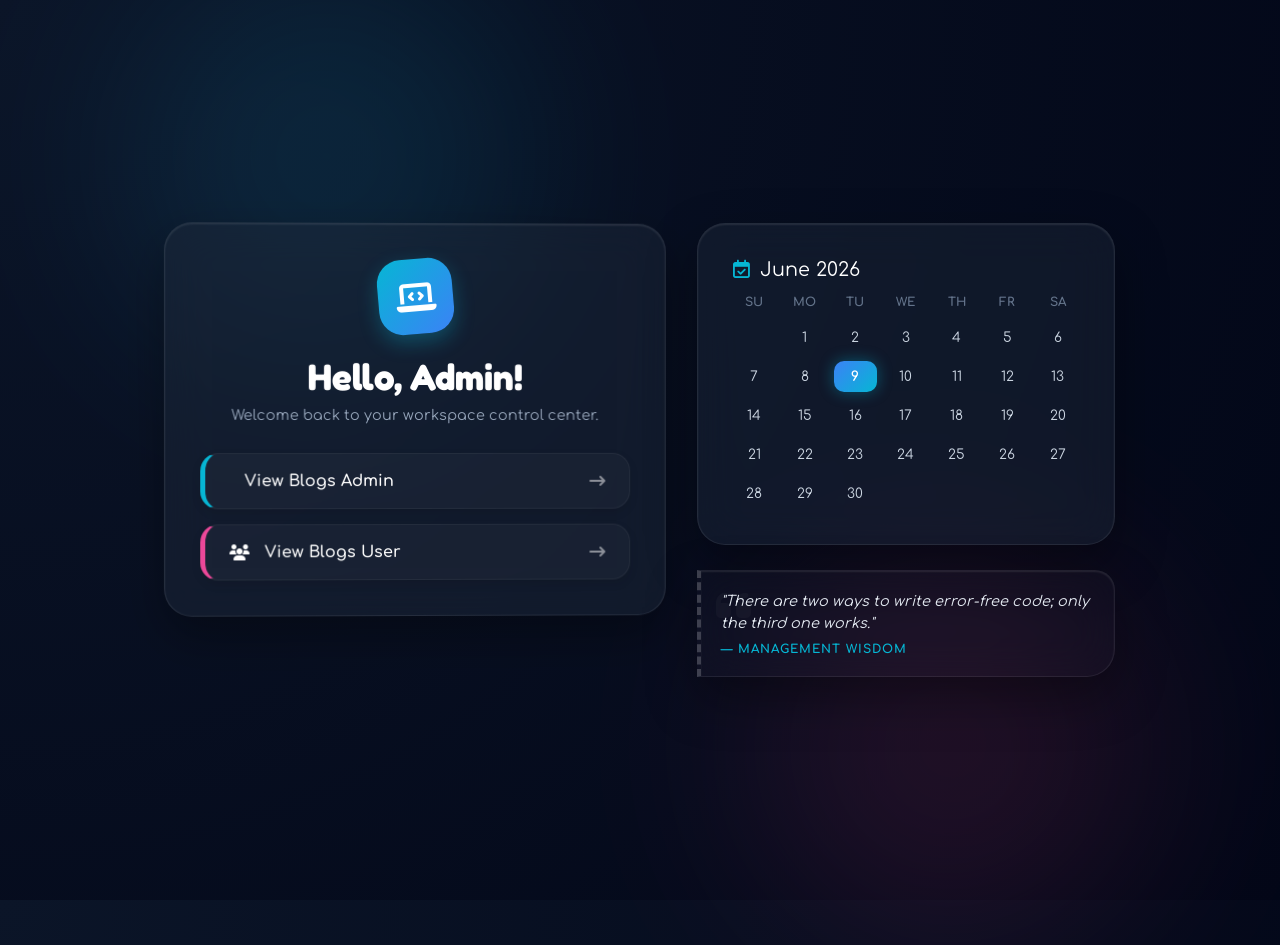
<file: myapp/templates/admin_home.html>
<!DOCTYPE html>
<html lang="en">
<head>
    <meta charset="UTF-8">
    <meta name="viewport" content="width=device-width, initial-scale=1.0">
    <title>Admin Dashboard</title>
    <!-- Fun, rounded, and high-quality modern fonts -->
    <link href="https://fonts.googleapis.com/css2?family=Comfortaa:wght@400;600;700&family=Fredoka:wght@500;700&display=swap" rel="stylesheet">
    <!-- Font Awesome Icons -->
    <link rel="stylesheet" href="https://cdnjs.cloudflare.com/ajax/libs/font-awesome/6.4.0/css/all.min.css">
    
    <style>
        /* CSS Reset & Background Layout */
        * {
            margin: 0;
            padding: 0;
            box-sizing: border-box;
            font-family: 'Comfortaa', sans-serif;
        }

        body {
            background: radial-gradient(circle at top left, #0b1528, #020617);
            min-height: 100vh;
            display: flex;
            justify-content: center;
            align-items: center;
            padding: 40px 20px;
            overflow-x: hidden;
            position: relative;
        }

        /* Ambient Glowing Background Graphics */
        body::before, body::after {
            content: '';
            position: absolute;
            width: 400px;
            height: 400px;
            border-radius: 50%;
            background: linear-gradient(45deg, #38bdf8, #06b6d4);
            filter: blur(100px);
            opacity: 0.12;
            z-index: 0;
        }
        body::before { top: -5%; left: 10%; }
        body::after { bottom: -5%; right: 10%; background: linear-gradient(45deg, #ec4899, #f43f5e); }

        /* Main Workspace Grid (Dashboard Left, Widgets Right) */
        .workspace-container {
            display: grid;
            grid-template-columns: 1fr;
            gap: 30px;
            width: 100%;
            max-width: 950px;
            z-index: 1;
        }

        @media (min-width: 768px) {
            .workspace-container {
                grid-template-columns: 1.20fr 1fr;
                align-items: start;
            }
        }

        /* Base Glassmorphism Card Design */
        .glass-card {
            background: rgba(30, 41, 59, 0.45);
            backdrop-filter: blur(20px);
            -webkit-backdrop-filter: blur(20px);
            border: 1px solid rgba(255, 255, 255, 0.08);
            border-radius: 28px;
            padding: 35px;
            box-shadow: 0 20px 50px rgba(0, 0, 0, 0.35),
                        inset 0 1px 2px rgba(255, 255, 255, 0.1);
            transition: all 0.3s cubic-bezier(0.25, 0.8, 0.25, 1);
        }

        /* --- LEFT SIDE: ACTIONS CARD --- */
        .dashboard-card {
            text-align: center;
            transform: perspective(1000px) rotateY(1deg);
        }
        .dashboard-card:hover {
            transform: perspective(1000px) rotateY(0deg) translateY(-4px);
        }

        .admin-avatar {
            width: 75px;
            height: 75px;
            background: linear-gradient(135deg, #06b6d4, #3b82f6);
            border-radius: 24px;
            margin: 0 auto 20px;
            display: flex;
            justify-content: center;
            align-items: center;
            box-shadow: 0 8px 20px rgba(6, 182, 212, 0.3);
            transform: rotate(-5deg);
            transition: transform 0.3s ease;
        }
        .dashboard-card:hover .admin-avatar {
            transform: rotate(0deg) scale(1.05);
        }
        .admin-avatar i {
            font-size: 32px;
            color: #ffffff;
        }

        h1 {
            font-family: 'Fredoka', sans-serif;
            color: #ffffff;
            font-size: 2.3rem;
            margin-bottom: 8px;
        }
        .subtitle {
            color: #94a3b8;
            font-size: 0.9rem;
            margin-bottom: 30px;
        }

        /* 3D Action Buttons */
        .button-group {
            display: flex;
            flex-direction: column;
            gap: 15px;
        }
        .nav-link {
            display: flex;
            align-items: center;
            justify-content: space-between;
            padding: 18px 24px;
            color: #ffffff;
            text-decoration: none;
            border-radius: 18px;
            font-weight: 600;
            background: rgba(255, 255, 255, 0.03);
            border: 1px solid rgba(255, 255, 255, 0.05);
            box-shadow: 0 4px 10px rgba(0, 0, 0, 0.1);
            transition: all 0.3s ease;
        }
        .nav-link.admin-btn { border-left: 5px solid #06b6d4; }
        .nav-link.user-btn { border-left: 5px solid #ec4899; }

        .link-content {
            display: flex;
            align-items: center;
            gap: 15px;
        }
        .nav-link .arrow-icon { transition: transform 0.3s ease; opacity: 0.5; }

        /* Button Hovers */
        .nav-link:hover {
            background: rgba(255, 255, 255, 0.08);
            transform: translateY(-3px) scale(1.01);
        }
        .nav-link.admin-btn:hover { box-shadow: 0 10px 20px rgba(6, 182, 212, 0.15); }
        .nav-link.user-btn:hover { box-shadow: 0 10px 20px rgba(236, 72, 153, 0.15); }
        .nav-link:hover .arrow-icon { transform: translateX(5px); opacity: 1; }

        /* --- RIGHT SIDE: WIDGETS --- */
        .widgets-column {
            display: flex;
            flex-direction: column;
            gap: 25px;
        }

        /* Mini Calendar Design */
        .calendar-title {
            font-family: 'Fredoka', sans-serif;
            color: #ffffff;
            font-size: 1.2rem;
            margin-bottom: 15px;
            display: flex;
            align-items: center;
            gap: 10px;
        }
        .calendar-grid {
            display: grid;
            grid-template-columns: repeat(7, 1fr);
            gap: 8px;
            text-align: center;
        }
        .cal-day-name {
            color: #64748b;
            font-weight: 700;
            font-size: 0.75rem;
            text-transform: uppercase;
            padding-bottom: 5px;
        }
        .cal-date {
            color: #cbd5e1;
            font-size: 0.85rem;
            padding: 8px 0;
            border-radius: 10px;
            transition: all 0.2s ease;
        }
        .cal-date:hover:not(.empty) {
            background: rgba(255, 255, 255, 0.1);
            color: #fff;
            cursor: pointer;
        }
        /* Active Glowing Day Highlight */
        .cal-date.current-day {
            background: linear-gradient(135deg, #3b82f6, #06b6d4);
            color: #ffffff;
            font-weight: 700;
            box-shadow: 0 0 15px rgba(6, 182, 212, 0.4);
        }

        /* Fun Quote Box Widget */
        .quote-box {
            position: relative;
            background: rgba(255, 255, 255, 0.02);
            border-left: 4px dashed rgba(255, 255, 255, 0.2);
            padding: 20px;
            border-radius: 0 20px 28px 0;
        }
        .quote-box i.quote-icon {
            position: absolute;
            top: 15px;
            left: 15px;
            font-size: 2.5rem;
            color: rgba(255, 255, 255, 0.03);
            pointer-events: none;
        }
        .quote-text {
            color: #e2e8f0;
            font-style: italic;
            font-size: 0.9rem;
            line-height: 1.5;
            margin-bottom: 8px;
        }
        .quote-author {
            color: #06b6d4;
            font-size: 0.75rem;
            font-weight: 700;
            text-transform: uppercase;
            letter-spacing: 1px;
        }
    </style>
</head>
<body>

    <div class="workspace-container">
        
        <!-- Left Side: Core Dashboard System -->
        <div class="glass-card dashboard-card">
            <div class="admin-avatar">
                <i class="fa-solid fa-laptop-code"></i>
            </div>
            <h1>Hello, Admin!</h1>
            <p class="subtitle">Welcome back to your workspace control center.</p>

            <div class="button-group">
                <a href="/view_blogs_admin" class="nav-link admin-btn">
                    <span class="link-content">
                        <i class="fa-solid fa-folder-shield"></i>
                        View Blogs Admin
                    </span>
                    <i class="fa-solid fa-arrow-right-long arrow-icon"></i>
                </a>
                
                <a href="/view_blogs_user" class="nav-link user-btn">
                    <span class="link-content">
                        <i class="fa-solid fa-users"></i>
                        View Blogs User
                    </span>
                    <i class="fa-solid fa-arrow-right-long arrow-icon"></i>
                </a>
            </div>
        </div>

        <!-- Right Side: Secondary Utility Widgets Column -->
        <div class="widgets-column">
            
            <!-- Widget 1: Interactive Dynamic Mini-Calendar -->
            <div class="glass-card">
                <div class="calendar-title">
                    <i class="fa-regular fa-calendar-check" style="color: #06b6d4;"></i>
                    <span id="calendar-month-year">June 2026</span>
                </div>
                <div class="calendar-grid">
                    <div class="cal-day-name">Su</div>
                    <div class="cal-day-name">Mo</div>
                    <div class="cal-day-name">Tu</div>
                    <div class="cal-day-name">We</div>
                    <div class="cal-day-name">Th</div>
                    <div class="cal-day-name">Fr</div>
                    <div class="cal-day-name">Sa</div>
                    
                    <!-- Dummy Days matching up to mid-2026 calendar structure -->
                    <div class="cal-date empty"></div>
                    <div class="cal-date">1</div>
                    <div class="cal-date">2</div>
                    <div class="cal-date">3</div>
                    <div class="cal-date">4</div>
                    <div class="cal-date">5</div>
                    <div class="cal-date">6</div>
                    <div class="cal-date">7</div>
                    <div class="cal-date">8</div>
                    <div class="cal-date current-day">9</div> <!-- Automatically highlighted -->
                    <div class="cal-date">10</div>
                    <div class="cal-date">11</div>
                    <div class="cal-date">12</div>
                    <div class="cal-date">13</div>
                    <div class="cal-date">14</div>
                    <div class="cal-date">15</div>
                    <div class="cal-date">16</div>
                    <div class="cal-date">17</div>
                    <div class="cal-date">18</div>
                    <div class="cal-date">19</div>
                    <div class="cal-date">20</div>
                    <div class="cal-date">21</div>
                    <div class="cal-date">22</div>
                    <div class="cal-date">23</div>
                    <div class="cal-date">24</div>
                    <div class="cal-date">25</div>
                    <div class="cal-date">26</div>
                    <div class="cal-date">27</div>
                    <div class="cal-date">28</div>
                    <div class="cal-date">29</div>
                    <div class="cal-date">30</div>
                </div>
            </div>

            <!-- Widget 2: Fun Tech Quote Box -->
            <div class="glass-card quote-box">
                <i class="fa-solid fa-quote-left quote-icon"></i>
                <p class="quote-text" id="fun-quote">"There are two ways to write error-free code; only the third one works."</p>
                <div class="quote-author">— Management Wisdom</div>
            </div>

        </div>

    </div>

    <!-- Small script to randomly cycle quotes dynamically on each refresh -->
    <script>
        const quotes = [
            { text: '"There are two ways to write error-free code; only the third one works."', author: 'Management Wisdom' },
            { text: '"To understand recursion, you must first understand recursion."', author: 'Anonymous Developer' },
            { text: '"Deleted code is debugged code."', author: 'Jeff Sickel' },
            { text: '" there are 10 types of people in the world: those who understand binary, and those who don\'t."', author: 'Classic Tech Joke' },
            { text: '"It\'s not a bug – it\'s an undocumented feature!"', author: 'Every Dev Ever' }
        ];
        const randomQuote = quotes[Math.floor(Math.random() * quotes.length)];
        document.getElementById('fun-quote').innerText = randomQuote.text;
        document.querySelector('.quote-author').innerText = "— " + randomQuote.author;
    </script>
</body>
</html>
</file>
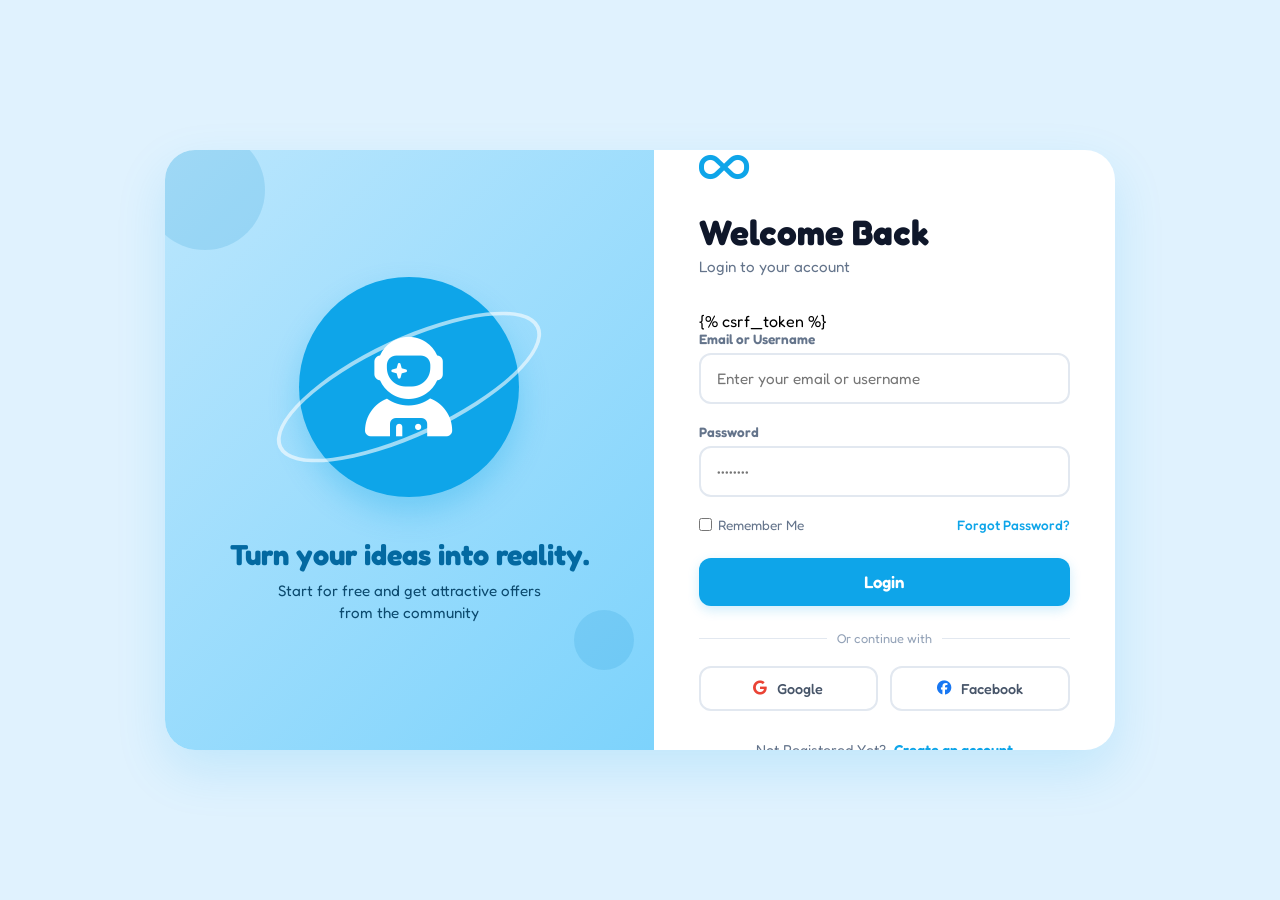
<file: myapp/templates/login.html>
<!DOCTYPE html>
<html lang="en">
<head>
   <meta charset="UTF-8">
   <meta name="viewport" content="width=device-width, initial-scale=1.0">
   <title>Login</title>
   <link href="https://fonts.googleapis.com/css2?family=Fredoka:wght@400;500;600;700&display=swap" rel="stylesheet">
   <link rel="stylesheet" href="https://cdnjs.cloudflare.com/ajax/libs/font-awesome/6.4.0/css/all.min.css">

   <style>
      /* Modern Reset & Layout Rules */
      * {
         margin: 0;
         padding: 0;
         box-sizing: border-box;
         font-family: 'Fredoka', sans-serif;
      }

      body {
         background-color: #e0f2fe; /* Light sky blue outer background */
         min-height: 100vh;
         display: flex;
         justify-content: center;
         align-items: center;
         padding: 20px;
      }

      /* Main Split-Screen Container Card */
      .split-container {
         background-color: #ffffff;
         width: 100%;
         max-width: 950px;
         height: 600px;
         border-radius: 30px;
         box-shadow: 0 20px 50px rgba(14, 165, 233, 0.15);
         display: flex;
         overflow: hidden;
      }

      /* ====================================================
         LEFT PANEL: Art & Illustration Section
      ==================================================== */
      .art-panel {
         flex: 1.1;
         background: linear-gradient(135deg, #bae6fd, #7dd3fc); /* Beautiful gradient blues */
         padding: 40px;
         display: flex;
         flex-direction: column;
         justify-content: center;
         align-items: center;
         text-align: center;
         position: relative;
         overflow: hidden;
      }

      /* Animated floating background spheres */
      .art-shape {
         position: absolute;
         background-color: rgba(2, 132, 199, 0.15);
         border-radius: 50%;
      }
      .shape-1 { width: 120px; height: 120px; top: -20px; left: -20px; }
      .shape-2 { width: 60px; height: 60px; bottom: 80px; right: 20px; }
      
      /* Central Creative Floating Graphic Area */
      .graphic-circle {
         width: 220px;
         height: 220px;
         background-color: #0ea5e9;
         border-radius: 50%;
         display: flex;
         justify-content: center;
         align-items: center;
         margin-bottom: 40px;
         box-shadow: 0 15px 30px rgba(14, 165, 233, 0.3);
         position: relative;
         animation: floatSway 4s infinite ease-in-out;
      }

      @keyframes floatSway {
         0%, 100% { transform: translateY(0) rotate(0deg); }
         50% { transform: translateY(-12px) rotate(5deg); }
      }

      .graphic-circle i {
         font-size: 100px;
         color: #ffffff;
      }

      /* Decorative Orbit Rings */
      .graphic-circle::before {
         content: '';
         position: absolute;
         width: 280px;
         height: 90px;
         border: 4px solid rgba(255, 255, 255, 0.6);
         border-radius: 50%;
         transform: rotate(-25deg);
         pointer-events: none;
      }

      .art-panel h2 {
         color: #0369a1;
         font-size: 1.8rem;
         font-weight: 700;
         margin-bottom: 8px;
         z-index: 1;
      }

      .art-panel p {
         color: #0c4a6e;
         font-size: 0.95rem;
         max-width: 280px;
         line-height: 1.4;
         z-index: 1;
      }

      /* ====================================================
         RIGHT PANEL: Clean Action Form Section
      ==================================================== */
      .form-panel {
         flex: 1;
         padding: 50px 45px;
         display: flex;
         flex-direction: column;
         justify-content: center;
      }

      .logo-area {
         color: #0ea5e9;
         font-size: 2.5rem;
         margin-bottom: 20px;
      }

      .form-panel h1 {
         color: #0f172a;
         font-size: 2.2rem;
         font-weight: 700;
         margin-bottom: 4px;
      }

      .form-panel .subtitle {
         color: #64748b;
         font-size: 0.95rem;
         margin-bottom: 35px;
      }

      /* Input Fields Design */
      .form-group {
         margin-bottom: 20px;
      }

      .form-group label {
         display: block;
         font-size: 0.85rem;
         color: #64748b;
         font-weight: 600;
         margin-bottom: 6px;
      }

      .input-wrapper {
         position: relative;
         display: flex;
         align-items: center;
      }

      .input-wrapper input {
         width: 100%;
         padding: 14px 16px;
         border-radius: 12px;
         border: 2px solid #e2e8f0;
         outline: none;
         font-size: 0.95rem;
         color: #334155;
         transition: border-color 0.2s, box-shadow 0.2s;
      }

      .input-wrapper input:focus {
         border-color: #38bdf8;
         box-shadow: 0 0 0 4px rgba(56, 189, 248, 0.1);
      }

      /* Remember Me Checkbox Row */
      .form-options {
         display: flex;
         justify-content: space-between;
         align-items: center;
         font-size: 0.85rem;
         margin-bottom: 25px;
      }

      .remember-me {
         display: flex;
         align-items: center;
         gap: 6px;
         color: #64748b;
         cursor: pointer;
      }

      .forgot-link {
         color: #0ea5e9;
         text-decoration: none;
         font-weight: 500;
      }
      .forgot-link:hover { text-decoration: underline; }

      /* Sleek Wide Login Button */
      .submit-btn {
         width: 100%;
         background-color: #0ea5e9;
         color: #ffffff;
         border: none;
         padding: 14px;
         border-radius: 12px;
         font-size: 1.05rem;
         font-weight: 600;
         cursor: pointer;
         transition: background-color 0.2s, transform 0.1s;
         margin-bottom: 25px;
         box-shadow: 0 4px 12px rgba(14, 165, 233, 0.2);
      }

      .submit-btn:hover { background-color: #0284c7; }
      .submit-btn:active { transform: scale(0.99); }

      /* Horizontal "Or Continue With" Divider */
      .divider {
         display: flex;
         align-items: center;
         text-align: center;
         color: #94a3b8;
         font-size: 0.8rem;
         margin-bottom: 20px;
      }
      .divider::before, .divider::after {
         content: '';
         flex: 1;
         border-bottom: 1px solid #e2e8f0;
      }
      .divider:not(:empty)::before { margin-right: .8em; }
      .divider:not(:empty)::after { margin-left: .8em; }

      /* Social Authentication Buttons Grid */
      .social-grid {
         display: grid;
         grid-template-columns: 1fr 1fr;
         gap: 12px;
         margin-bottom: 30px;
      }

      .social-btn {
         display: flex;
         justify-content: center;
         align-items: center;
         gap: 10px;
         padding: 12px;
         border: 2px solid #e2e8f0;
         border-radius: 12px;
         background-color: #ffffff;
         color: #475569;
         font-size: 0.9rem;
         font-weight: 500;
         cursor: pointer;
         transition: background-color 0.2s, border-color 0.2s;
      }

      .social-btn:hover {
         background-color: #f8fafc;
         border-color: #cbd5e1;
      }

      /* Switch Page Footer Action */
      .footer-text {
         text-align: center;
         font-size: 0.9rem;
         color: #64748b;
      }

      .footer-text a {
         color: #0ea5e9;
         text-decoration: none;
         font-weight: 600;
         margin-left: 4px;
      }
      .footer-text a:hover { text-decoration: underline; }
   </style>
</head>
<body>

   <div class="split-container">
      
      <div class="art-panel">
         <div class="art-shape shape-1"></div>
         <div class="art-shape shape-2"></div>

         <div class="graphic-circle">
            <i class="fa-solid fa-user-astronaut"></i>
         </div>

         <h2>Turn your ideas into reality.</h2>
         <p>Start for free and get attractive offers from the community</p>
      </div>

      <div class="form-panel">
         <div class="logo-area">
            <i class="fa-solid fa-infinity"></i>
         </div>

         <h1>Welcome Back</h1>
         <p class="subtitle">Login to your account</p>

         <form method="POST">
            {% csrf_token %}

            <div class="form-group">
               <label>Email or Username</label>
               <div class="input-wrapper">
                  <input type="text" name="username" placeholder="Enter your email or username" required>
               </div>
            </div>

            <div class="form-group">
               <label>Password</label>
               <div class="input-wrapper">
                  <input type="password" name="password" placeholder="••••••••" required>
               </div>
            </div>

            <div class="form-options">
               <label class="remember-me">
                  <input type="checkbox" name="remember"> Remember Me
               </label>
               <a href="#" class="forgot-link">Forgot Password?</a>
            </div>

            <button type="submit" class="submit-btn">Login</button>
         </form>

         <div class="divider">Or continue with</div>

         <div class="social-grid">
            <button class="social-btn" type="button">
               <i class="fa-brands fa-google" style="color: #ea4335;"></i> Google
            </button>
            <button class="social-btn" type="button">
               <i class="fa-brands fa-facebook" style="color: #1877f2;"></i> Facebook
            </button>
         </div>

         <p class="footer-text">
            Not Registered Yet? <a href="/register">Create an account</a>
         </p>
      </div>

   </div>

</body>
</html>
</file>
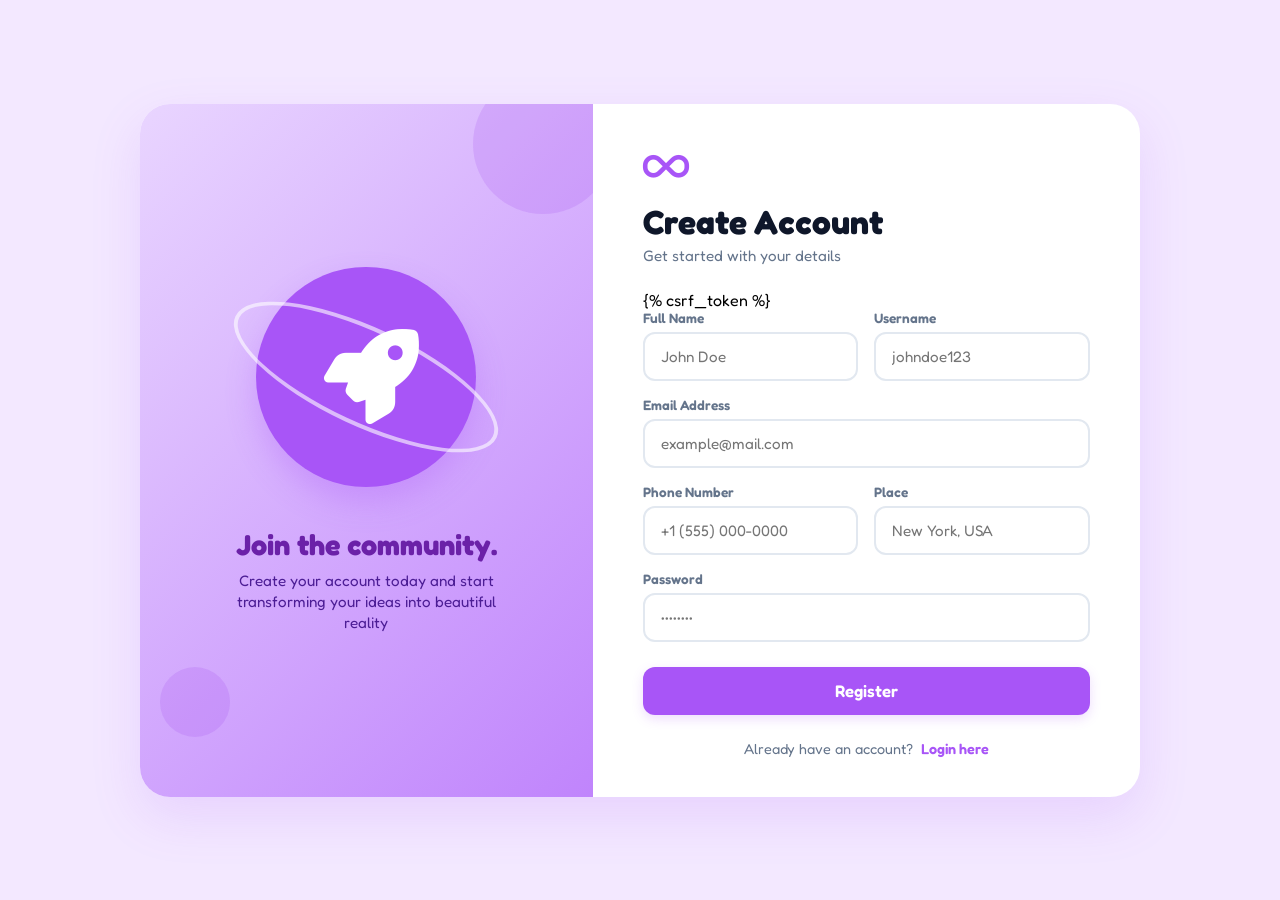
<file: myapp/templates/register.html>
<!DOCTYPE html>
<html lang="en">
<head>
   <meta charset="UTF-8">
   <meta name="viewport" content="width=device-width, initial-scale=1.0">
   <title>Register</title>
   <!-- Clean and modern rounded font -->
   <link href="https://fonts.googleapis.com/css2?family=Fredoka:wght@400;500;600;700&display=swap" rel="stylesheet">
   <!-- Font Awesome for sleek input icons -->
   <link rel="stylesheet" href="https://cdnjs.cloudflare.com/ajax/libs/font-awesome/6.4.0/css/all.min.css">

   <style>
      /* Modern Reset & Layout Rules */
      * {
         margin: 0;
         padding: 0;
         box-sizing: border-box;
         font-family: 'Fredoka', sans-serif;
      }

      body {
         background-color: #f3e8ff; /* Soft lavender outer background */
         min-height: 100vh;
         display: flex;
         justify-content: center;
         align-items: center;
         padding: 20px;
      }

      /* Main Split-Screen Container Card */
      .split-container {
         background-color: #ffffff;
         width: 100%;
         max-width: 1000px; /* Slightly wider to give the entry form breathing room */
         min-height: 680px;
         border-radius: 30px;
         box-shadow: 0 20px 50px rgba(168, 85, 247, 0.15);
         display: flex;
         overflow: hidden;
      }

      /* ====================================================
         LEFT PANEL: Art & Illustration Section
      ==================================================== */
      .art-panel {
         flex: 1;
         background: linear-gradient(135deg, #e9d5ff, #c084fc); /* Matching gradient purples */
         padding: 40px;
         display: flex;
         flex-direction: column;
         justify-content: center;
         align-items: center;
         text-align: center;
         position: relative;
         overflow: hidden;
      }

      /* Animated floating background spheres */
      .art-shape {
         position: absolute;
         background-color: rgba(147, 51, 234, 0.15);
         border-radius: 50%;
      }
      .shape-1 { width: 140px; height: 140px; top: -30px; right: -20px; }
      .shape-2 { width: 70px; height: 70px; bottom: 60px; left: 20px; }
      
      /* Central Creative Floating Graphic Area */
      .graphic-circle {
         width: 220px;
         height: 220px;
         background-color: #a855f7;
         border-radius: 50%;
         display: flex;
         justify-content: center;
         align-items: center;
         margin-bottom: 40px;
         box-shadow: 0 15px 30px rgba(168, 85, 247, 0.3);
         position: relative;
         animation: floatSway 4s infinite ease-in-out;
      }

      @keyframes floatSway {
         0%, 100% { transform: translateY(0) rotate(0deg); }
         50% { transform: translateY(-12px) rotate(-5deg); }
      }

      .graphic-circle i {
         font-size: 95px;
         color: #ffffff;
         margin-left: 10px; /* Aligns the rocket nicely */
      }

      /* Decorative Orbit Rings */
      .graphic-circle::before {
         content: '';
         position: absolute;
         width: 280px;
         height: 90px;
         border: 4px solid rgba(255, 255, 255, 0.6);
         border-radius: 50%;
         transform: rotate(25deg);
         pointer-events: none;
      }

      .art-panel h2 {
         color: #6b21a8;
         font-size: 1.8rem;
         font-weight: 700;
         margin-bottom: 8px;
         z-index: 1;
      }

      .art-panel p {
         color: #4c1d95;
         font-size: 0.95rem;
         max-width: 290px;
         line-height: 1.4;
         z-index: 1;
      }

      /* ====================================================
         RIGHT PANEL: Clean Registration Form Section
      ==================================================== */
      .form-panel {
         flex: 1.2;
         padding: 40px 50px;
         display: flex;
         flex-direction: column;
         justify-content: center;
      }

      .logo-area {
         color: #a855f7;
         font-size: 2.3rem;
         margin-bottom: 12px;
      }

      .form-panel h1 {
         color: #0f172a;
         font-size: 2.1rem;
         font-weight: 700;
         margin-bottom: 4px;
      }

      .form-panel .subtitle {
         color: #64748b;
         font-size: 0.95rem;
         margin-bottom: 25px;
      }

      /* Form Input Fields Grid Structure */
      .form-grid {
         display: grid;
         grid-template-columns: 1fr 1fr;
         gap: 16px;
         margin-bottom: 25px;
      }

      /* Force full width on critical fields like email and password */
      .full-width-field {
         grid-column: span 2;
      }

      .form-group {
         display: flex;
         flex-direction: column;
      }

      .form-group label {
         font-size: 0.85rem;
         color: #64748b;
         font-weight: 600;
         margin-bottom: 6px;
      }

      .input-wrapper {
         position: relative;
         display: flex;
         align-items: center;
      }

      .input-wrapper input {
         width: 100%;
         padding: 13px 16px;
         border-radius: 12px;
         border: 2px solid #e2e8f0;
         outline: none;
         font-size: 0.95rem;
         color: #334155;
         transition: border-color 0.2s, box-shadow 0.2s;
      }

      .input-wrapper input:focus {
         border-color: #c084fc;
         box-shadow: 0 0 0 4px rgba(192, 132, 252, 0.15);
      }

      /* Sleek Wide Registration Button */
      .submit-btn {
         width: 100%;
         background-color: #a855f7;
         color: #ffffff;
         border: none;
         padding: 14px;
         border-radius: 12px;
         font-size: 1.05rem;
         font-weight: 600;
         cursor: pointer;
         transition: background-color 0.2s, transform 0.1s;
         margin-bottom: 20px;
         box-shadow: 0 4px 12px rgba(168, 85, 247, 0.2);
      }

      .submit-btn:hover { background-color: #9333ea; }
      .submit-btn:active { transform: scale(0.99); }

      /* Switch Page Footer Action */
      .footer-text {
         text-align: center;
         font-size: 0.9rem;
         color: #64748b;
         margin-top: 5px;
      }

      .footer-text a {
         color: #a855f7;
         text-decoration: none;
         font-weight: 600;
         margin-left: 4px;
      }
      .footer-text a:hover { text-decoration: underline; }

      /* Responsive adaptation for smaller screens */
      @media (max-width: 768px) {
         .split-container {
            flex-direction: column;
            height: auto;
            min-height: unset;
         }
         .art-panel {
            padding: 30px;
         }
         .graphic-circle {
            width: 150px;
            height: 150px;
            margin-bottom: 20px;
         }
         .graphic-circle i { font-size: 60px; }
         .graphic-circle::before { width: 200px; height: 70px; }
         .form-grid { grid-template-columns: 1fr; gap: 12px; }
         .full-width-field { grid-column: span 1; }
         .form-panel { padding: 30px 24px; }
      }
   </style>
</head>
<body>

   <!-- Split Panel Base Framework -->
   <div class="split-container">
      
      <!-- LEFT HAND COMPONENT: Illustration / Branding Panel -->
      <div class="art-panel">
         <div class="art-shape shape-1"></div>
         <div class="art-shape shape-2"></div>

         <!-- Orbiting Floating Rocket Icon Element -->
         <div class="graphic-circle">
            <i class="fa-solid fa-rocket"></i>
         </div>

         <h2>Join the community.</h2>
         <p>Create your account today and start transforming your ideas into beautiful reality</p>
      </div>

      <!-- RIGHT HAND COMPONENT: Working Registration Form Panel -->
      <div class="form-panel">
         <!-- Brand Infinite Loop Style Icon -->
         <div class="logo-area">
            <i class="fa-solid fa-infinity"></i>
         </div>

         <h1>Create Account</h1>
         <p class="subtitle">Get started with your details</p>

         <form method="POST">
            {% csrf_token %}

            <!-- Form Fields Responsive Grid Layout -->
            <div class="form-grid">
               
               <!-- Full Name Entry Item -->
               <div class="form-group">
                  <label>Full Name</label>
                  <div class="input-wrapper">
                     <input type="text" name="name" placeholder="John Doe" required>
                  </div>
               </div>

               <!-- Username Entry Item -->
               <div class="form-group">
                  <label>Username</label>
                  <div class="input-wrapper">
                     <input type="text" name="username" placeholder="johndoe123" required>
                  </div>
               </div>

               <!-- Email Entry Item (Full Width) -->
               <div class="form-group full-width-field">
                  <label>Email Address</label>
                  <div class="input-wrapper">
                     <input type="email" name="email" placeholder="example@mail.com" required>
                  </div>
               </div>

               <!-- Phone Number Entry Item -->
               <div class="form-group">
                  <label>Phone Number</label>
                  <div class="input-wrapper">
                     <input type="text" name="phone" placeholder="+1 (555) 000-0000">
                  </div>
               </div>

               <!-- Place/Location Entry Item -->
               <div class="form-group">
                  <label>Place</label>
                  <div class="input-wrapper">
                     <input type="text" name="place" placeholder="New York, USA">
                  </div>
               </div>

               <!-- Security Password Entry Item (Full Width) -->
               <div class="form-group full-width-field">
                  <label>Password</label>
                  <div class="input-wrapper">
                     <input type="password" name="password" placeholder="••••••••" required>
                  </div>
               </div>

            </div>

            <!-- Fire Action Event -->
            <button type="submit" class="submit-btn">Register</button>
         </form>

         <!-- Sign in routing fallback link footer -->
         <p class="footer-text">
            Already have an account? <a href="/login">Login here</a>
         </p>
      </div>

   </div>

</body>
</html>
</file>
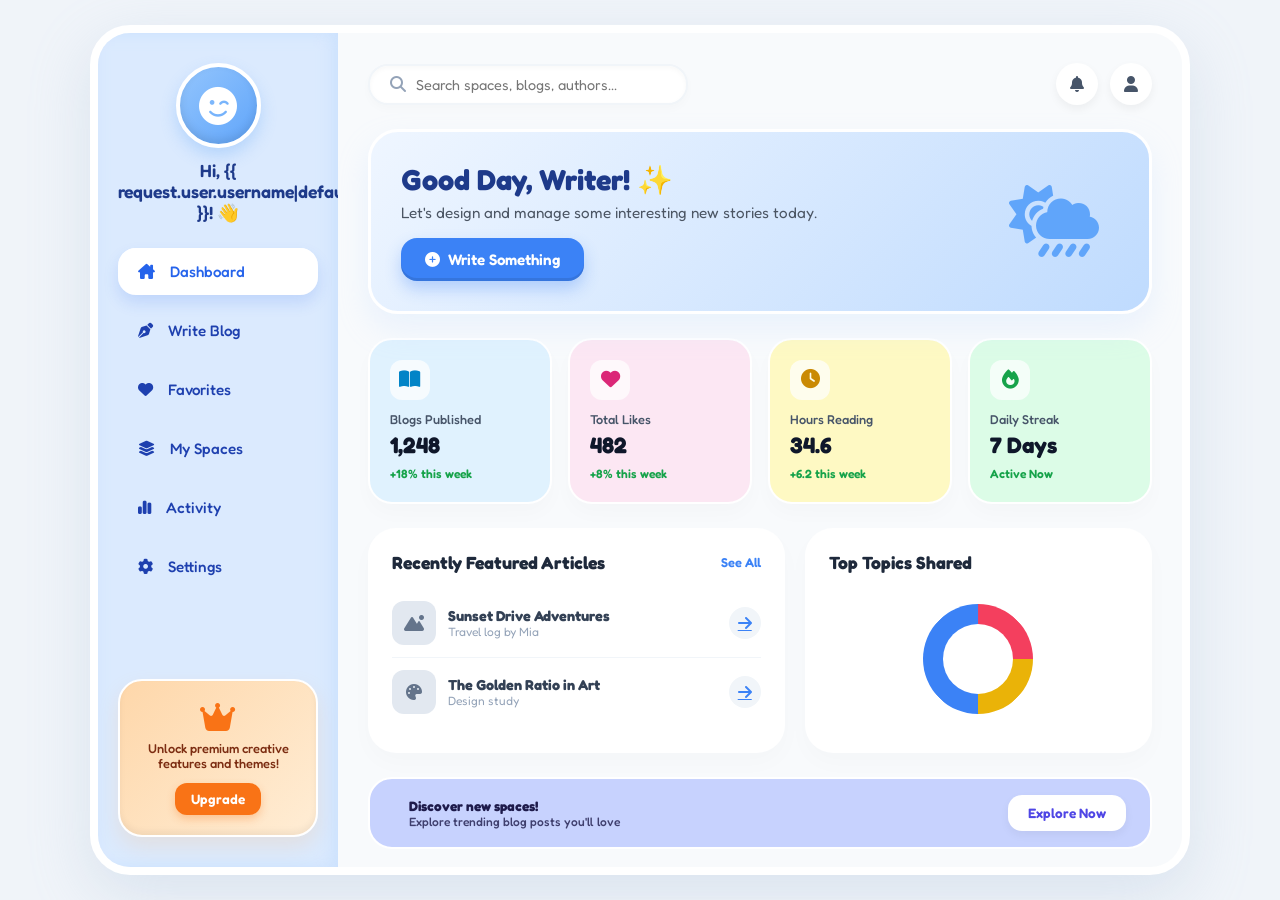
<file: myapp/templates/user_home.html>
<!DOCTYPE html>
<html lang="en">
<head>
    <meta charset="UTF-8">
    <meta name="viewport" content="width=device-width, initial-scale=1.0">
    <title>User Dashboard Playground</title>
    <!-- Rounded, ultra-friendly modern typography -->
    <link href="https://fonts.googleapis.com/css2?family=Fredoka:wght@400;500;600;700&display=swap" rel="stylesheet">
    <!-- Font Awesome Icons -->
    <link rel="stylesheet" href="https://cdnjs.cloudflare.com/ajax/libs/font-awesome/6.4.0/css/all.min.css">
    
    <style>
        /* CSS Reset for the 3D Soft Canvas */
        * {
            margin: 0;
            padding: 0;
            box-sizing: border-box;
            font-family: 'Fredoka', sans-serif;
        }

        body {
            /* Warm soft backdrop to contrast the pastel clay elements */
            background-color: #f0f4f9; 
            min-height: 100vh;
            display: flex;
            justify-content: center;
            align-items: center;
            padding: 20px;
        }

        /* Main Dashboard Window Wrapper */
        .dashboard-app {
            background-color: #fdfefe;
            width: 100%;
            max-width: 1100px;
            height: 850px;
            border-radius: 40px;
            box-shadow: 0 20px 60px rgba(165, 189, 216, 0.3);
            display: flex;
            overflow: hidden;
            border: 8px solid #ffffff;
        }

        /* ----------------------------------------------------
           LEFT SIDEBAR: Claymorphic Navigation Column
        ---------------------------------------------------- */
        .sidebar {
            background-color: #dbeafe; /* Pastel light-blue base */
            width: 240px;
            height: 100%;
            padding: 30px 20px;
            display: flex;
            flex-direction: column;
            justify-content: space-between;
            align-items: center;
            /* Inward & outward light-blue clay shadows */
            box-shadow: inset -5px 0 15px rgba(191, 219, 254, 0.6);
        }

        .profile-section {
            text-align: center;
            margin-bottom: 25px;
        }

        /* 3D Soft Avatar Box */
        .avatar-container {
            width: 85px;
            height: 85px;
            background: linear-gradient(135deg, #93c5fd, #60a5fa);
            border-radius: 50%;
            display: flex;
            justify-content: center;
            align-items: center;
            margin: 0 auto 12px;
            border: 4px solid #ffffff;
            box-shadow: 0 8px 16px rgba(96, 165, 250, 0.3), 
                        inset 0 -4px 8px rgba(0,0,0,0.1);
        }
        .avatar-container i {
            font-size: 38px;
            color: #ffffff;
        }

        .profile-section h2 {
            font-size: 1.1rem;
            color: #1e3a8a;
            font-weight: 600;
        }

        /* Sidebar Action Menu Links */
        .menu-list {
            width: 100%;
            display: flex;
            flex-direction: column;
            gap: 12px;
        }

        .menu-item {
            display: flex;
            align-items: center;
            gap: 15px;
            padding: 14px 20px;
            color: #1e40af;
            text-decoration: none;
            font-weight: 500;
            font-size: 0.95rem;
            border-radius: 18px;
            transition: all 0.25s ease;
        }

        /* Active Menu Item Pillows (Stands out like the reference image) */
        .menu-item.active {
            background-color: #ffffff;
            color: #2563eb;
            box-shadow: 0 8px 15px rgba(37, 99, 235, 0.15),
                        inset 0 2px 4px rgba(255,255,255,1);
        }

        .menu-item:hover:not(.active) {
            background-color: rgba(255, 255, 255, 0.4);
            transform: translateX(4px);
        }

        /* Decorative "Go Premium" Sidebar Promo Card */
        .premium-promo {
            background: linear-gradient(135deg, #fed7aa, #ffedd5);
            width: 100%;
            padding: 20px 15px;
            border-radius: 24px;
            text-align: center;
            box-shadow: 0 10px 20px rgba(253, 186, 116, 0.2),
                        inset 0 -4px 6px rgba(0,0,0,0.05);
            border: 2px solid #ffffff;
        }
        .premium-promo i {
            color: #f97316;
            font-size: 2rem;
            margin-bottom: 8px;
        }
        .premium-promo p {
            font-size: 0.8rem;
            color: #7c2d12;
            margin-bottom: 12px;
            font-weight: 500;
        }
        .premium-btn {
            background-color: #f97316;
            color: white;
            border: none;
            padding: 8px 16px;
            border-radius: 12px;
            font-size: 0.85rem;
            font-weight: 600;
            cursor: pointer;
            box-shadow: 0 4px 8px rgba(249, 115, 22, 0.3);
        }

        /* ----------------------------------------------------
           RIGHT SIDE: Central Multi-Widget Content Dashboard
        ---------------------------------------------------- */
        .main-content {
            flex: 1;
            height: 100%;
            padding: 30px;
            overflow-y: auto;
            background-color: #f8fafc;
            display: flex;
            flex-direction: column;
            gap: 24px;
        }

        /* Search Header Row */
        .top-bar {
            display: flex;
            justify-content: space-between;
            align-items: center;
        }
        .search-box {
            background-color: #ffffff;
            padding: 10px 20px;
            border-radius: 20px;
            width: 320px;
            display: flex;
            align-items: center;
            gap: 10px;
            box-shadow: inset 0 2px 5px rgba(0,0,0,0.03), 0 4px 10px rgba(0,0,0,0.02);
            border: 2px solid #f1f5f9;
        }
        .search-box input {
            border: none;
            outline: none;
            width: 100%;
            font-size: 0.9rem;
            color: #64748b;
            background: transparent;
        }
        .search-box i { color: #94a3b8; }

        .top-icons {
            display: flex;
            gap: 12px;
        }
        .icon-bell {
            width: 42px;
            height: 42px;
            background-color: #ffffff;
            border-radius: 50%;
            display: flex;
            justify-content: center;
            align-items: center;
            color: #475569;
            box-shadow: 0 4px 10px rgba(0,0,0,0.05);
            cursor: pointer;
        }

        /* Large Dynamic Banner Card */
        .welcome-banner {
            background: linear-gradient(135deg, #eff6ff, #bfdbfe);
            border-radius: 30px;
            padding: 30px;
            display: flex;
            justify-content: space-between;
            align-items: center;
            border: 3px solid #ffffff;
            box-shadow: 0 15px 30px rgba(191, 219, 254, 0.25);
            position: relative;
        }
        .banner-text h1 {
            color: #1e3a8a;
            font-size: 1.8rem;
            margin-bottom: 6px;
        }
        .banner-text p {
            color: #4b5563;
            font-size: 0.95rem;
            margin-bottom: 16px;
        }
        /* Soft Pillowed Action Buttons */
        .banner-btn {
            display: inline-flex;
            align-items: center;
            gap: 8px;
            background-color: #3b82f6;
            color: white;
            text-decoration: none;
            padding: 12px 24px;
            border-radius: 16px;
            font-weight: 600;
            font-size: 0.95rem;
            box-shadow: 0 8px 16px rgba(59, 130, 246, 0.3),
                        inset 0 -3px 0 rgba(0,0,0,0.1);
            transition: transform 0.2s;
        }
        .banner-btn:hover { transform: translateY(-2px); }
        .banner-graphic-box {
            font-size: 4.5rem;
            color: #60a5fa;
            padding-right: 20px;
            animation: bounceSlow 4s infinite ease-in-out;
        }

        @keyframes bounceSlow { 0%, 100% { transform: translateY(0); } 50% { transform: translateY(-8px); } }

        /* 4-Column Mini Metrics Cards Grid */
        .stat-grid {
            display: grid;
            grid-template-columns: repeat(4, 1fr);
            gap: 16px;
        }
        .stat-card {
            background-color: #ffffff;
            border-radius: 24px;
            padding: 20px;
            border: 2px solid #ffffff;
            box-shadow: 0 10px 20px rgba(0,0,0,0.02);
            transition: transform 0.2s;
        }
        .stat-card:hover { transform: translateY(-3px); }
        
        /* Individual background highlights for the soft clay metrics boxes */
        .sc-1 { background-color: #e0f2fe; }
        .sc-2 { background-color: #fce7f3; }
        .sc-3 { background-color: #fef9c3; }
        .sc-4 { background-color: #dcfce7; }

        .stat-icon {
            width: 40px;
            height: 40px;
            border-radius: 12px;
            background-color: rgba(255,255,255,0.7);
            display: flex;
            justify-content: center;
            align-items: center;
            font-size: 1.2rem;
            margin-bottom: 12px;
        }
        .stat-card p { font-size: 0.8rem; color: #475569; font-weight: 500; }
        .stat-card h3 { font-size: 1.4rem; color: #0f172a; margin: 4px 0; }
        .stat-trend { font-size: 0.75rem; font-weight: 600; color: #16a34a; }

        /* Bottom Split Section: Feed Listings vs Visual Graphics Block */
        .bottom-split {
            display: grid;
            grid-template-columns: 1.2fr 1fr;
            gap: 20px;
        }

        .content-block {
            background-color: #ffffff;
            border-radius: 28px;
            padding: 24px;
            box-shadow: 0 10px 25px rgba(0,0,0,0.02);
        }
        .block-header {
            display: flex;
            justify-content: space-between;
            align-items: center;
            margin-bottom: 16px;
        }
        .block-header h2 { font-size: 1.1rem; color: #1e293b; }
        .block-header a { font-size: 0.8rem; color: #3b82f6; text-decoration: none; font-weight: 600; }

        /* Fake List Items imitating the reference design */
        .data-item {
            display: flex;
            align-items: center;
            justify-content: space-between;
            padding: 12px 0;
            border-bottom: 1px solid #f1f5f9;
        }
        .data-item:last-child { border-bottom: none; }
        .item-info { display: flex; align-items: center; gap: 12px; }
        .item-img {
            width: 44px;
            height: 44px;
            background-color: #e2e8f0;
            border-radius: 12px;
            display: flex;
            justify-content: center;
            align-items: center;
            color: #64748b;
        }
        .item-title h4 { font-size: 0.9rem; color: #334155; }
        .item-title p { font-size: 0.75rem; color: #94a3b8; }
        .play-btn-soft {
            width: 32px;
            height: 32px;
            border-radius: 50%;
            background-color: #f1f5f9;
            display: flex;
            justify-content: center;
            align-items: center;
            color: #3b82f6;
            cursor: pointer;
        }

        /* Simulated graphical distribution donut */
        .donut-container {
            display: flex;
            justify-content: center;
            align-items: center;
            height: 140px;
            margin-top: 10px;
        }
        .donut-mock {
            width: 110px;
            height: 110px;
            border-radius: 50%;
            border: 20px solid #3b82f6;
            border-top-color: #f43f5e;
            border-right-color: #eab308;
            transform: rotate(45deg);
        }

        /* Bottom Interactive Banner Footer */
        .footer-banner {
            background-color: #c7d2fe;
            border-radius: 24px;
            padding: 16px 24px;
            display: flex;
            justify-content: space-between;
            align-items: center;
            border: 2px solid #ffffff;
        }
        .footer-left { display: flex; align-items: center; gap: 15px; color: #1e1b4b; }
        .footer-left i { font-size: 2rem; color: #4f46e5; }
        .footer-left p { font-size: 0.85rem; font-weight: 500; }
        .footer-btn {
            background-color: #ffffff;
            color: #4f46e5;
            border: none;
            padding: 10px 20px;
            border-radius: 14px;
            font-weight: 600;
            font-size: 0.85rem;
            cursor: pointer;
            box-shadow: 0 4px 10px rgba(0,0,0,0.05);
        }
    </style>
</head>
<body>

    <!-- Main Matte Clay Container System -->
    <div class="dashboard-app">
        
        <!-- SIDEBAR CONTAINER -->
        <aside class="sidebar">
            <div style="width: 100%;">
                <div class="profile-section">
    <div class="avatar-container">
        <i class="fa-solid fa-face-smile-wink"></i>
    </div>
    <!-- This dynamically pulls the logged-in user's name from Django -->
    <h2>Hi, {{ request.user.username|default:"Guest" }}! 👋</h2>
</div>

                <!-- Complete navigation item options list mimicking reference -->
                <nav class="menu-list">
                    <a href="#" class="menu-item active">
                        <i class="fa-solid fa-house-chimney"></i> Dashboard
                    </a>
                    <a href="/add_blog" class="menu-item">
                        <i class="fa-solid fa-pen-nib"></i> Write Blog
                    </a>
                    <a href="#" class="menu-item">
                        <i class="fa-solid fa-heart"></i> Favorites
                    </a>
                    <a href="#" class="menu-item">
                        <i class="fa-solid fa-layer-group"></i> My Spaces
                    </a>
                    <a href="#" class="menu-item">
                        <i class="fa-solid fa-chart-simple"></i> Activity
                    </a>
                    <a href="#" class="menu-item">
                        <i class="fa-solid fa-gear"></i> Settings
                    </a>
                </nav>
            </div>

            <!-- Premium Promo Block Component -->
            <div class="premium-promo">
                <i class="fa-solid fa-crown"></i>
                <p>Unlock premium creative features and themes!</p>
                <button class="premium-btn">Upgrade</button>
            </div>
        </aside>

        <!-- MAIN DASHBOARD UTILITY SPACE -->
        <main class="main-content">
            
            <!-- TOP CONTROLS BAR -->
            <div class="top-bar">
                <div class="search-box">
                    <i class="fa-solid fa-magnifying-glass"></i>
                    <input type="text" placeholder="Search spaces, blogs, authors...">
                </div>
                <div class="top-icons">
                    <div class="icon-bell"><i class="fa-solid fa-bell"></i></div>
                    <div class="icon-bell"><i class="fa-solid fa-user"></i></div>
                </div>
            </div>

            <!-- WELCOME HERO BANNER -->
            <section class="welcome-banner">
                <div class="banner-text">
                    <h1>Good Day, Writer! ✨</h1>
                    <p>Let's design and manage some interesting new stories today.</p>
                    <!-- Preserved Dynamic Application Link 1 -->
                    <a href="/add_blog" class="banner-btn">
                        <i class="fa-solid fa-circle-plus"></i> Write Something
                    </a>
                </div>
                <div class="banner-graphic-box">
                    <i class="fa-solid fa-cloud-sun-rain"></i>
                </div>
            </section>

            <!-- 4-COLUMN CLAY METRIC OPTIONS GRID -->
            <section class="stat-grid">
                <div class="stat-card sc-1">
                    <div class="stat-icon" style="color: #0284c7;"><i class="fa-solid fa-book-open"></i></div>
                    <p>Blogs Published</p>
                    <h3>1,248</h3>
                    <span class="stat-trend">+18% this week</span>
                </div>
                <div class="stat-card sc-2">
                    <div class="stat-icon" style="color: #db2777;"><i class="fa-solid fa-heart"></i></div>
                    <p>Total Likes</p>
                    <h3>482</h3>
                    <span class="stat-trend">+8% this week</span>
                </div>
                <div class="stat-card sc-3">
                    <div class="stat-icon" style="color: #ca8a04;"><i class="fa-solid fa-clock"></i></div>
                    <p>Hours Reading</p>
                    <h3>34.6</h3>
                    <span class="stat-trend">+6.2 this week</span>
                </div>
                <div class="stat-card sc-4">
                    <div class="stat-icon" style="color: #16a34a;"><i class="fa-solid fa-fire"></i></div>
                    <p>Daily Streak</p>
                    <h3>7 Days</h3>
                    <span class="stat-trend" style="color: #16a34a;">Active Now</span>
                </div>
            </section>

            <!-- SPLIT GRAPHIC SECTIONS -->
            <div class="bottom-split">
                <!-- Left Block List Element -->
                <div class="content-block">
                    <div class="block-header">
                        <h2>Recently Featured Articles</h2>
                        <a href="#">See All</a>
                    </div>
                    <div class="data-item">
                        <div class="item-info">
                            <div class="item-img"><i class="fa-solid fa-mountain-sun"></i></div>
                            <div class="item-title">
                                <h4>Sunset Drive Adventures</h4>
                                <p>Travel log by Mia</p>
                            </div>
                        </div>
                        <!-- Preserved Dynamic Application Link 2 -->
                        <a href="/add_blog" class="play-btn-soft"><i class="fa-solid fa-arrow-right"></i></a>
                    </div>
                    <div class="data-item">
                        <div class="item-info">
                            <div class="item-img"><i class="fa-solid fa-palette"></i></div>
                            <div class="item-title">
                                <h4>The Golden Ratio in Art</h4>
                                <p>Design study</p>
                            </div>
                        </div>
                        <a href="/add_blog" class="play-btn-soft"><i class="fa-solid fa-arrow-right"></i></a>
                    </div>
                </div>

                <!-- Right Visual Distribution Block Element -->
                <div class="content-block">
                    <div class="block-header">
                        <h2>Top Topics Shared</h2>
                    </div>
                    <div class="donut-container">
                        <div class="donut-mock"></div>
                    </div>
                </div>
            </div>

            <!-- DISCOVER FOOTER ELEMENT -->
            <footer class="footer-banner">
                <div class="footer-left">
                    <i class="fa-solid fa-star-twinkle animate-spin"></i>
                    <div>
                        <p style="font-weight: 700;">Discover new spaces!</p>
                        <p style="font-size: 0.75rem; opacity: 0.8;">Explore trending blog posts you'll love</p>
                    </div>
                </div>
                <button class="footer-btn">Explore Now</button>
            </footer>

        </main>
    </div>

</body>
</html>
</file>
